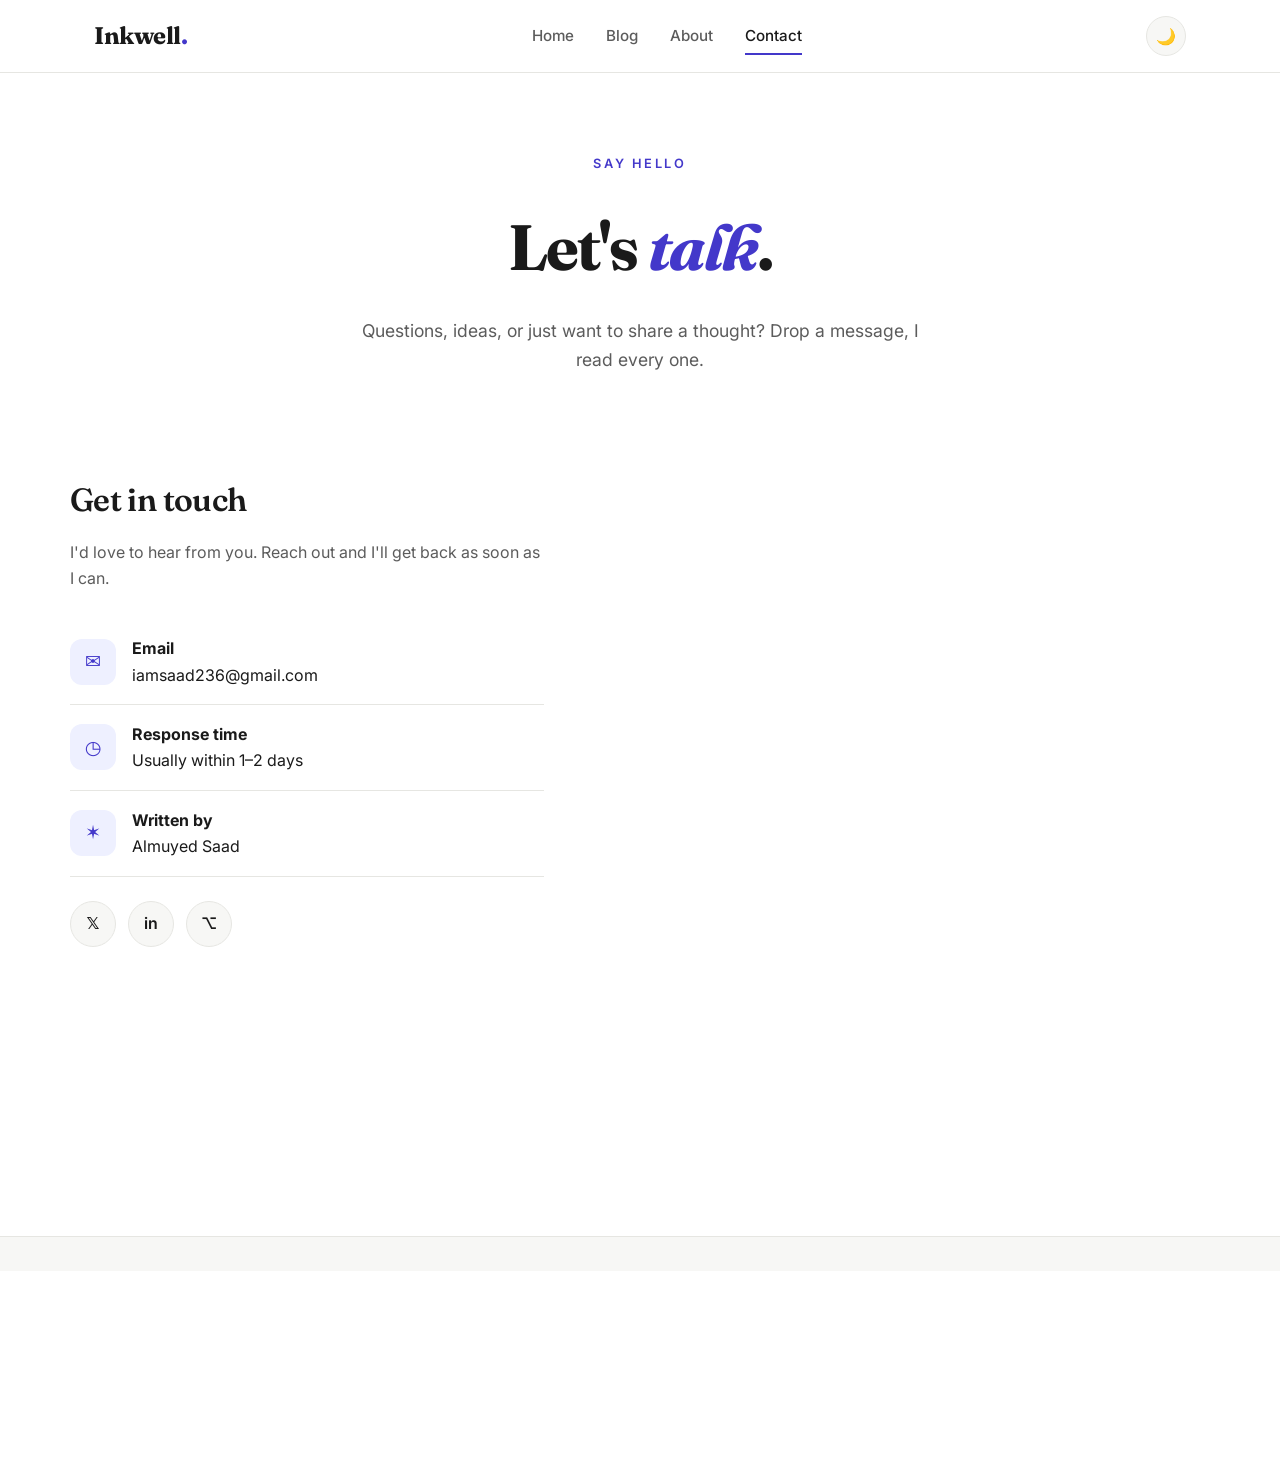
<file: contact.html>
<!DOCTYPE html>
<html lang="en" data-theme="light">
<head>
  <meta charset="UTF-8" />
  <meta name="viewport" content="width=device-width, initial-scale=1.0" />
  <title>Contact — Inkwell</title>
    <!-- Favicon: lettermark "I" -->
  <link rel="icon" href="data:image/svg+xml,<svg xmlns='http://www.w3.org/2000/svg' viewBox='0 0 32 32'><rect width='32' height='32' rx='8' fill='%234338ca'/><text x='16' y='23' font-family='Georgia,serif' font-size='20' font-weight='700' fill='white' text-anchor='middle'>I</text></svg>" />

  <!-- Open Graph / social preview -->
  <meta property="og:type" content="website" />
  <meta property="og:site_name" content="Inkwell" />
  <meta property="og:title" content="Contact — Inkwell" />
  <meta property="og:description" content="Get in touch with Inkwell." />
  <meta property="og:image" content="https://picsum.photos/seed/inkwell-og/1200/630" />
  <meta name="twitter:card" content="summary_large_image" />
  <meta name="twitter:title" content="Contact — Inkwell" />
  <meta name="twitter:description" content="Get in touch with Inkwell." />

  <meta name="description" content="Get in touch with Inkwell." />

 <link rel="preconnect" href="https://fonts.googleapis.com" />
<link rel="preconnect" href="https://fonts.gstatic.com" crossorigin />
<link href="https://fonts.googleapis.com/css2?family=Fraunces:opsz,wght@9..144,400;9..144,600;9..144,700&family=Inter:wght@400;500;600&display=swap" rel="stylesheet" />
  <link rel="stylesheet" href="css/style.css" />
</head>
<body>
  <header class="nav" id="nav">
    <div class="container nav__inner">
      <a href="index.html" class="nav__logo">Inkwell<span>.</span></a>
      <nav class="nav__links" id="navLinks">
        <a href="index.html">Home</a>
        <a href="blog.html">Blog</a>
        <a href="about.html">About</a>
        <a href="contact.html" class="active">Contact</a>
      </nav>
      <div class="nav__actions">
        <button class="theme-toggle" id="themeToggle" aria-label="Toggle theme"><span class="theme-toggle__icon">🌙</span></button>
        <button class="nav__burger" id="navBurger" aria-label="Menu"><span></span><span></span><span></span></button>
      </div>
    </div>
  </header>

  <section class="page-head">
    <div class="container">
      <p class="hero__eyebrow reveal">Say Hello</p>
      <h1 class="page-head__title reveal">Let's <em>talk</em>.</h1>
      <p class="page-head__sub reveal">Questions, ideas, or just want to share a thought? Drop a message, I read every one.</p>
    </div>
  </section>

  <section class="section container contact">
    <!-- INFO -->
    <aside class="contact__info reveal">
      <h2 class="section__title">Get in touch</h2>
      <p class="contact__lead">I'd love to hear from you. Reach out and I'll get back as soon as I can.</p>

      <a href="mailto:iamsaad236@gmail.com" class="contact__item">
        <span class="contact__icon">✉</span>
        <span><strong>Email</strong><br />iamsaad236@gmail.com</span>
      </a>
      <div class="contact__item">
        <span class="contact__icon">◷</span>
        <span><strong>Response time</strong><br />Usually within 1–2 days</span>
      </div>
      <div class="contact__item">
        <span class="contact__icon">✶</span>
        <span><strong>Written by</strong><br />Almuyed Saad</span>
      </div>

      <div class="contact__social">
        <a href="#" class="social-btn" aria-label="Twitter">𝕏</a>
        <a href="#" class="social-btn" aria-label="LinkedIn">in</a>
        <a href="#" class="social-btn" aria-label="GitHub">⌥</a>
      </div>
    </aside>

    <!-- FORM -->
    <form class="contact__form reveal" id="contactForm" novalidate>
      <div class="field">
        <label for="name">Name</label>
        <input type="text" id="name" name="name" placeholder="Your name" />
        <span class="field__error" data-for="name"></span>
      </div>
      <div class="field">
        <label for="email">Email</label>
        <input type="email" id="email" name="email" placeholder="you@example.com" />
        <span class="field__error" data-for="email"></span>
      </div>
      <div class="field">
        <label for="subject">Subject</label>
        <input type="text" id="subject" name="subject" placeholder="What's this about?" />
        <span class="field__error" data-for="subject"></span>
      </div>
      <div class="field">
        <label for="message">Message</label>
        <textarea id="message" name="message" rows="6" placeholder="Write your message..."></textarea>
        <span class="field__error" data-for="message"></span>
      </div>
      <button type="submit" class="btn btn--primary">Send message</button>
      <p class="form__success" id="formSuccess" hidden>✓ Thanks, Almuyed will get back to you soon!</p>
    </form>
  </section>

  <footer class="footer">
    <div class="container footer__inner">
      <div><a href="index.html" class="nav__logo">Inkwell<span>.</span></a><p class="footer__tag">Words worth reading, slowly.</p></div>
      <nav class="footer__links">
        <a href="index.html">Home</a><a href="blog.html">Blog</a><a href="about.html">About</a><a href="contact.html">Contact</a>
      </nav>
    </div>
    <div class="container footer__bottom"><p>© 2026 Inkwell. Crafted with care by Almuyed Saad.</p></div>
  </footer>

  <button class="to-top" id="toTop" aria-label="Back to top">↑</button>
  <script src="js/data.js"></script>
  <script src="js/main.js"></script>
  <script src="js/contact.js"></script>
</body>
</html>
</file>
<file: css/style.css>
/* ===== TOKENS ===== */
:root {
  --bg: #ffffff;
  --surface: #f7f7f5;
  --text: #1a1a1a;
  --text-soft: #5c5c5c;
  --border: #e6e6e2;
  --accent: #4338ca;
  --accent-soft: #eef0ff;
  --shadow: 0 10px 40px rgba(0,0,0,.08);
  --radius: 16px;
  --maxw: 1140px;
  --serif: "Fraunces", Georgia, serif;
  --sans: "Inter", system-ui, sans-serif;
  --ease: cubic-bezier(.4,0,.2,1);
}
[data-theme="dark"] {
  --bg: #15161a;
  --surface: #1d1f25;
  --text: #ececec;
  --text-soft: #a0a0a8;
  --border: #2a2c33;
  --accent: #8b8cff;
  --accent-soft: #23243a;
  --shadow: 0 10px 40px rgba(0,0,0,.4);
}

/* ===== BASE ===== */
* { margin: 0; padding: 0; box-sizing: border-box; }
html { scroll-behavior: smooth; }
body {
  font-family: var(--sans);
  background: var(--bg);
  color: var(--text);
  line-height: 1.65;
  transition: background .4s var(--ease), color .4s var(--ease);
}
.container { width: 100%; max-width: var(--maxw); margin: 0 auto; padding: 0 24px; }
a { color: inherit; text-decoration: none; }
img { max-width: 100%; display: block; }
em { font-style: italic; color: var(--accent); }

/* ===== NAV ===== */
.nav {
  position: sticky; top: 0; z-index: 100;
  background: color-mix(in srgb, var(--bg) 80%, transparent);
  backdrop-filter: blur(12px);
  border-bottom: 1px solid var(--border);
  transition: box-shadow .3s var(--ease);
}
.nav.scrolled { box-shadow: var(--shadow); }
.nav__inner { display: flex; align-items: center; justify-content: space-between; height: 72px; }
.nav__logo { font-family: var(--serif); font-size: 1.5rem; font-weight: 700; letter-spacing: -.02em; }
.nav__logo span { color: var(--accent); }
.nav__links { display: flex; gap: 32px; }
.nav__links a { position: relative; font-weight: 500; font-size: .95rem; color: var(--text-soft); transition: color .25s; }
.nav__links a:hover, .nav__links a.active { color: var(--text); }
.nav__links a::after {
  content: ""; position: absolute; left: 0; bottom: -6px; height: 2px; width: 0;
  background: var(--accent); transition: width .3s var(--ease);
}
.nav__links a:hover::after, .nav__links a.active::after { width: 100%; }
.nav__actions { display: flex; align-items: center; gap: 12px; }
.theme-toggle {
  background: var(--surface); border: 1px solid var(--border); border-radius: 50%;
  width: 40px; height: 40px; cursor: pointer; font-size: 1rem; transition: transform .3s var(--ease);
}
.theme-toggle:hover { transform: rotate(20deg) scale(1.1); }
.nav__burger { display: none; flex-direction: column; gap: 5px; background: none; border: none; cursor: pointer; }
.nav__burger span { width: 24px; height: 2px; background: var(--text); transition: .3s var(--ease); }

/* ===== BUTTONS ===== */
.btn {
  display: inline-block; padding: 13px 26px; border-radius: 999px; font-weight: 600;
  font-size: .95rem; cursor: pointer; transition: transform .25s var(--ease), box-shadow .25s; border: none;
}
.btn--primary { background: var(--accent); color: #fff; }
.btn--primary:hover { transform: translateY(-2px); box-shadow: 0 8px 24px color-mix(in srgb, var(--accent) 40%, transparent); }
.btn--ghost { background: transparent; color: var(--text); border: 1px solid var(--border); }
.btn--ghost:hover { border-color: var(--accent); color: var(--accent); transform: translateY(-2px); }

/* ===== HERO ===== */
.hero { padding: 100px 0 80px; text-align: center; position: relative; overflow: hidden; }
.hero::before {
  content: ""; position: absolute; top: -20%; left: 50%; transform: translateX(-50%);
  width: 700px; height: 500px; pointer-events: none; z-index: -1;
  background: radial-gradient(ellipse at center, color-mix(in srgb, var(--accent) 14%, transparent), transparent 70%);
  filter: blur(10px);
}
.hero__eyebrow { text-transform: uppercase; letter-spacing: .2em; font-size: .8rem; color: var(--accent); font-weight: 600; margin-bottom: 20px; }
.hero__title { font-family: var(--serif); font-size: clamp(2.8rem, 7vw, 5rem); font-weight: 700; line-height: 1.05; letter-spacing: -.03em; margin-bottom: 24px; }
.hero__sub { max-width: 580px; margin: 0 auto 36px; font-size: 1.15rem; color: var(--text-soft); }
.hero__cta { display: flex; gap: 16px; justify-content: center; }

/* ===== SECTION ===== */
.section { padding: 60px 0; }
.section__head { display: flex; align-items: baseline; justify-content: space-between; margin-bottom: 36px; }
.section__title { font-family: var(--serif); font-size: 2rem; font-weight: 600; letter-spacing: -.02em; }
.section__link { color: var(--accent); font-weight: 600; font-size: .95rem; transition: all .3s var(--ease); }
.section__link:hover { transform: translateX(4px); }

/* ===== FEATURED ===== */
.featured { display: grid; grid-template-columns: 1.2fr 1fr; gap: 0; background: var(--surface); border: 1px solid var(--border); border-radius: var(--radius); overflow: hidden; transition: transform .4s var(--ease), box-shadow .4s; }
.featured:hover { transform: translateY(-4px); box-shadow: var(--shadow); }
.featured__img { height: 100%; min-height: 320px; overflow: hidden; }
.featured__img img { height: 100%; width: 100%; object-fit: cover; transition: transform .6s var(--ease); }
.featured:hover .featured__img img { transform: scale(1.05); }
.featured__body { padding: 40px; display: flex; flex-direction: column; justify-content: center; }
.tag { display: inline-block; font-size: .75rem; font-weight: 600; text-transform: uppercase; letter-spacing: .08em; color: var(--accent); background: var(--accent-soft); padding: 5px 12px; border-radius: 999px; margin-bottom: 16px; align-self: flex-start; transition: all 0.3s cubic-bezier(0.34, 1.56, 0.64, 1); }
.card:hover .tag, .featured:hover .tag { background: var(--accent); color: #fff; transform: translateY(-2px); }
.featured__title { font-family: var(--serif); font-size: 1.9rem; line-height: 1.2; margin-bottom: 14px; letter-spacing: -.02em; }
.featured__excerpt { color: var(--text-soft); margin-bottom: 20px; }
.meta { font-size: .85rem; color: var(--text-soft); }

/* ===== GRID / CARDS ===== */
.grid { display: grid; grid-template-columns: repeat(3, 1fr); gap: 28px; }
.card { background: var(--surface); border: 1px solid var(--border); border-radius: var(--radius); overflow: hidden; transition: transform 0.4s cubic-bezier(0.34, 1.56, 0.64, 1), box-shadow 0.4s ease; }
.card:hover { transform: translateY(-8px) scale(1.01); box-shadow: 0 20px 60px rgba(0,0,0,0.12); }
[data-theme="dark"] .card:hover { box-shadow: 0 20px 60px rgba(0,0,0,0.5); }
.card__img { height: 200px; overflow: hidden; position: relative; background-color: var(--surface); }
.card__img img { height: 100%; width: 100%; object-fit: cover; transition: transform .6s var(--ease); }
.card:hover .card__img img { transform: scale(1.08); }
.card__body { padding: 24px; }
.card__title { font-family: var(--serif); font-size: 1.3rem; line-height: 1.25; margin: 12px 0 10px; letter-spacing: -.01em; }
.card__excerpt { color: var(--text-soft); font-size: .95rem; margin-bottom: 16px; }

/* ===== NEWSLETTER ===== */
.newsletter { background: var(--accent); color: #fff; margin-top: 40px; padding: 70px 0; text-align: center; }
.newsletter h2 { font-family: var(--serif); font-size: 2.2rem; margin-bottom: 12px; }
.newsletter p { opacity: .9; margin-bottom: 28px; }
.newsletter__form { display: flex; gap: 12px; max-width: 460px; margin: 0 auto; }
.newsletter__form input { flex: 1; padding: 14px 18px; border-radius: 999px; border: none; font-size: 1rem; font-family: var(--sans); transition: transform 0.25s ease, box-shadow 0.25s ease, border-color 0.25s ease; }
.newsletter__form input:focus { transform: translateY(-2px); box-shadow: 0 8px 24px rgba(67, 56, 202, 0.2); }
.newsletter .btn--primary { background: #fff; color: var(--accent); }
.newsletter__note { margin-top: 16px; min-height: 20px; font-weight: 600; }

/* ===== FOOTER ===== */
.footer { background: var(--surface); border-top: 1px solid var(--border); padding-top: 50px; margin-top: 0; }
.footer__inner { display: flex; justify-content: space-between; gap: 30px; flex-wrap: wrap; padding-bottom: 30px; }
.footer__tag { color: var(--text-soft); margin-top: 8px; }
.footer__links { display: flex; gap: 24px; }
.footer__links a { color: var(--text-soft); transition: all 0.3s cubic-bezier(0.34, 1.56, 0.64, 1); }
.footer__links a:hover { transform: translateY(-2px) scale(1.04); color: var(--accent); }
.footer__bottom { border-top: 1px solid var(--border); padding: 24px; text-align: center; color: var(--text-soft); font-size: .9rem; }

/* ===== TO TOP ===== */
.to-top { position: fixed; bottom: 28px; right: 28px; width: 48px; height: 48px; border-radius: 50%; background: var(--accent); color: #fff; border: none; font-size: 1.2rem; cursor: pointer; opacity: 0; pointer-events: none; transform: translateY(10px); transition: opacity 0.4s cubic-bezier(0.34, 1.56, 0.64, 1), transform 0.4s cubic-bezier(0.34, 1.56, 0.64, 1), background 0.3s ease; z-index: 90; }
.to-top:hover { background: color-mix(in srgb, var(--accent) 80%, #000); transform: scale(1.08); }
.to-top:active { transform: scale(0.92); }
.to-top.show { opacity: 1; pointer-events: auto; transform: translateY(0) scale(1); }

/* ===== REVEAL ANIM ===== */
.reveal { opacity: 0; transform: translateY(24px); transition: opacity .7s var(--ease), transform .7s var(--ease); transition-delay: calc(var(--reveal-i, 0) * 90ms); }
.reveal.in { opacity: 1; transform: none; }

/* ===== RESPONSIVE ===== */
@media (max-width: 900px) { .grid { grid-template-columns: repeat(2,1fr); } .featured { grid-template-columns: 1fr; } .featured__img { min-height: 240px; } }
@media (max-width: 680px) {
  .nav__links { position: fixed; inset: 72px 0 auto 0; flex-direction: column; background: color-mix(in srgb, var(--bg) 92%, transparent); backdrop-filter: blur(16px); padding: 24px; gap: 18px; border-bottom: 1px solid var(--border); transform: translateY(-120%); opacity: 0; pointer-events: none; transition: transform 0.4s cubic-bezier(0.34, 1.56, 0.64, 1), opacity 0.3s ease; }
  .nav__links.open { transform: translateY(0); opacity: 1; pointer-events: auto; }
  .nav__links a { font-size: 1.2rem; padding: 12px 0; border-bottom: 1px solid var(--border); }
  .nav__links a:last-child { border-bottom: none; }
  .nav__burger { display: flex; }
  .grid { grid-template-columns: 1fr; }
  .hero__cta { flex-direction: column; align-items: center; }
  .newsletter__form { flex-direction: column; }
  .btn, .chip, .social-btn, .theme-toggle, .nav__burger, .to-top { min-height: 44px; min-width: 44px; }
  .nav__burger span { min-height: 3px; }
  .chip { padding: 10px 20px; }
}

/* ===== PAGE HEAD ===== */
.page-head { padding: 80px 0 40px; text-align: center; }
.page-head__title { font-family: var(--serif); font-size: clamp(2.4rem, 6vw, 4rem); font-weight: 700; letter-spacing: -.03em; margin-bottom: 16px; }
.page-head__sub { max-width: 560px; margin: 0 auto; color: var(--text-soft); font-size: 1.1rem; }

/* ===== CONTROLS ===== */
.controls { display: flex; align-items: center; justify-content: space-between; gap: 20px; flex-wrap: wrap; padding: 16px 0; border-bottom: 1px solid var(--border); }
.search { position: relative; flex: 1; min-width: 240px; max-width: 360px; }
.search__icon { position: absolute; left: 16px; top: 50%; transform: translateY(-50%); color: var(--text-soft); font-size: 1.2rem; transition: transform 0.3s ease, color 0.3s ease; }
.search input { width: 100%; padding: 13px 18px 13px 42px; border-radius: 999px; border: 1px solid var(--border); background: var(--surface); color: var(--text); font-family: var(--sans); font-size: .95rem; transition: transform 0.25s ease, box-shadow 0.25s ease, border-color 0.25s ease; }
.search input:focus { outline: none; border-color: var(--accent); box-shadow: 0 0 0 3px var(--accent-soft); transform: translateY(-2px); }
.search input:focus + .search__icon, .search input:focus ~ .search__icon { transform: translateY(-50%) scale(1.1); color: var(--accent); }
.filters { display: flex; gap: 10px; flex-wrap: wrap; }
.chip { padding: 8px 18px; border-radius: 999px; border: 1px solid var(--border); background: transparent; color: var(--text-soft); font-family: var(--sans); font-weight: 500; font-size: .9rem; cursor: pointer; transition: all .25s var(--ease); }
.chip:hover { border-color: var(--accent); color: var(--accent); }
.chip:active { transform: scale(0.92); }
.chip.active { background: var(--accent); color: #fff; border-color: var(--accent); transform: scale(1.02); }
.chip.active:hover { transform: scale(1.05); }

/* ===== RESULTS ===== */
.results-count { color: var(--text-soft); font-size: .9rem; margin-bottom: 24px; transition: opacity 0.3s ease, transform 0.3s ease; }
.results-count:not(:empty) { animation: fadeSlideIn 0.4s cubic-bezier(0.34, 1.56, 0.64, 1) forwards; }
@keyframes fadeSlideIn { from { opacity: 0; transform: translateY(-8px); } to { opacity: 1; transform: translateY(0); } }
.empty { text-align: center; padding: 80px 20px; }
.empty__emoji { font-size: 4rem; display: block; margin-bottom: 16px; animation: float 3s ease-in-out infinite; }
@keyframes float { 0%, 100% { transform: translateY(0); } 50% { transform: translateY(-12px); } }
.empty h3 { font-family: var(--serif); font-size: 1.6rem; margin-bottom: 8px; }
.empty p { color: var(--text-soft); margin-bottom: 24px; font-size: 1.05rem; }
.empty .btn { margin-top: 8px; }

/* ===== READING PROGRESS ===== */
.progress { position: fixed; top: 0; left: 0; height: 3px; width: 0; background: var(--accent); z-index: 200; transition: width .1s linear; }

/* ============================================
   ARTICLE / POST PAGE — FIXED & PREMIUM
   ============================================ */
.article__hero { padding: 40px 0 0; text-align: center; }
.article__back { display: inline-block; color: var(--text-soft); font-weight: 500; font-size: .9rem; margin-bottom: 16px; transition: all .3s ease; }
.article__back:hover { color: var(--accent); transform: translateX(-4px); }
.article__title { font-family: var(--serif); font-size: clamp(2.2rem, 5vw, 3.2rem); font-weight: 700; line-height: 1.15; letter-spacing: -.02em; max-width: 700px; margin: 8px auto 16px; color: var(--text); text-align: center; }
.article__meta { display: flex; align-items: center; justify-content: center; gap: 10px; color: var(--text-soft); font-size: .95rem; margin-bottom: 30px; flex-wrap: wrap; }
.article__avatar { width: 40px; height: 40px; border-radius: 50%; background: var(--accent); color: #fff; display: grid; place-items: center; font-weight: 600; font-family: var(--serif); flex-shrink: 0; }
.article__cover { max-width: 650px; margin: 0 auto 30px; border-radius: var(--radius); overflow: hidden; box-shadow: var(--shadow); }
.article__cover img { width: 100%; height: auto; max-height: 350px; object-fit: cover; display: block; }
.article__body { max-width: 650px; margin: 0 auto; padding: 0 20px 40px; font-size: 1.1rem; line-height: 1.9; color: var(--text); }
.article__body p { margin-bottom: 24px; color: var(--text); }
.article__body h2 { font-family: var(--serif); font-size: 1.7rem; font-weight: 700; margin: 40px 0 14px; letter-spacing: -.01em; line-height: 1.2; }
.article__body a { color: var(--accent); text-decoration: underline; text-underline-offset: 3px; }
.article__body blockquote { margin: 32px 0; padding: 20px 28px; border-left: 4px solid var(--accent); background: var(--accent-soft); border-radius: 0 12px 12px 0; font-family: var(--serif); font-size: 1.2rem; font-style: italic; line-height: 1.6; color: var(--text); }
.article__body ul, .article__body ol { margin: 0 0 24px 1.5em; }
.article__body li { margin-bottom: 8px; line-height: 1.7; }
.article__body code { font-family: ui-monospace, monospace; font-size: .9em; background: var(--surface); border: 1px solid var(--border); padding: 2px 8px; border-radius: 6px; }
.article__body strong { color: var(--text); font-weight: 600; }

/* ===== SHARE ===== */
.share { max-width: 650px; margin: 0 auto; padding: 28px 20px; border-top: 1px solid var(--border); display: flex; align-items: center; gap: 14px; flex-wrap: wrap; }
.share span { font-weight: 600; }
.share__btn { padding: 9px 18px; border-radius: 999px; border: 1px solid var(--border); background: var(--surface); color: var(--text); font-family: var(--sans); font-weight: 500; font-size: .85rem; cursor: pointer; transition: all .3s cubic-bezier(0.34, 1.56, 0.64, 1); }
.share__btn:hover { transform: translateY(-3px) scale(1.03); border-color: var(--accent); color: var(--accent); background: var(--accent-soft); }
.share__btn:active { transform: scale(0.94); }

/* ===== ABOUT: MISSION ===== */
.about-hero { padding-bottom: 20px; }
.mission { display: grid; grid-template-columns: 1.4fr 1fr; gap: 60px; align-items: center; }
.mission__text p { color: var(--text-soft); margin-top: 16px; font-size: 1.05rem; }
.mission__stats { display: grid; grid-template-columns: repeat(3,1fr); gap: 16px; }
.stat { background: var(--surface); border: 1px solid var(--border); border-radius: var(--radius); padding: 26px 14px; text-align: center; transition: transform 0.4s cubic-bezier(0.34, 1.56, 0.64, 1), box-shadow 0.4s ease; }
.stat:hover { transform: translateY(-8px) scale(1.02); box-shadow: 0 12px 40px rgba(67, 56, 202, 0.15); }
[data-theme="dark"] .stat:hover { box-shadow: 0 12px 40px rgba(67, 56, 202, 0.3); }
.stat__num { display: block; font-family: var(--serif); font-size: 2.4rem; font-weight: 700; color: var(--accent); line-height: 1; }
.stat__label { font-size: .82rem; color: var(--text-soft); margin-top: 8px; display: block; }

/* ===== ABOUT: TEAM ===== */
.team { display: grid; grid-template-columns: repeat(4,1fr); gap: 24px; }
.team__card { background: var(--surface); border: 1px solid var(--border); border-radius: var(--radius); padding: 30px 24px; text-align: center; transition: transform 0.4s cubic-bezier(0.34, 1.56, 0.64, 1), box-shadow 0.4s ease, border-color 0.4s ease; }
.team__card:hover { transform: translateY(-10px) scale(1.02); border-color: var(--accent); box-shadow: 0 16px 48px rgba(67, 56, 202, 0.1); }
[data-theme="dark"] .team__card:hover { box-shadow: 0 16px 48px rgba(67, 56, 202, 0.2); }
.team__avatar { width: 76px; height: 76px; border-radius: 50%; margin: 0 auto 16px; display: grid; place-items: center; font-family: var(--serif); font-weight: 700; font-size: 1.6rem; color: #fff; background: linear-gradient(135deg, var(--c1), var(--c2)); box-shadow: 0 8px 22px color-mix(in srgb, var(--c1) 45%, transparent); transition: transform .4s var(--ease); }
.team__card:hover .team__avatar { transform: scale(1.08) rotate(-4deg); }
.team__name { font-family: var(--serif); font-size: 1.25rem; margin-bottom: 4px; }
.team__role { color: var(--accent); font-weight: 600; font-size: .85rem; margin-bottom: 12px; }
.team__bio { color: var(--text-soft); font-size: .92rem; }

/* ===== ABOUT: VALUES ===== */
.values { display: grid; grid-template-columns: repeat(3,1fr); gap: 24px; }
.value { padding: 30px; border-radius: var(--radius); border: 1px solid var(--border); background: var(--surface); transition: transform 0.4s cubic-bezier(0.34, 1.56, 0.64, 1), border-color 0.4s ease, box-shadow 0.4s ease; }
.value:hover { transform: translateY(-6px) scale(1.01); border-color: var(--accent); box-shadow: 0 12px 40px rgba(67, 56, 202, 0.08); }
.value__icon { display: inline-grid; place-items: center; width: 52px; height: 52px; border-radius: 14px; background: var(--accent-soft); color: var(--accent); font-size: 1.5rem; margin-bottom: 16px; transition: transform 0.4s cubic-bezier(0.34, 1.56, 0.64, 1), background 0.3s ease; }
.value:hover .value__icon { transform: scale(1.1) rotate(-4deg); background: var(--accent); color: #fff; }
.value h3 { font-family: var(--serif); font-size: 1.3rem; margin-bottom: 8px; }
.value p { color: var(--text-soft); font-size: .95rem; }

/* ===== CONTACT ===== */
.contact { display: grid; grid-template-columns: 1fr 1.3fr; gap: 50px; align-items: start; }
.contact__lead { color: var(--text-soft); margin: 12px 0 28px; }
.contact__item { display: flex; align-items: center; gap: 16px; padding: 16px 0; border-bottom: 1px solid var(--border); color: var(--text); transition: all 0.3s cubic-bezier(0.34, 1.56, 0.64, 1); }
.contact__item:hover { transform: translateX(8px) scale(1.01); }
.contact__item .contact__icon { transition: transform 0.3s ease, background 0.3s ease; }
.contact__item:hover .contact__icon { transform: scale(1.1) rotate(-4deg); background: var(--accent); color: #fff; }
a.contact__item:hover { color: var(--accent); }
.contact__icon { display: grid; place-items: center; min-width: 46px; height: 46px; border-radius: 12px; background: var(--accent-soft); color: var(--accent); font-size: 1.2rem; }
.contact__social { display: flex; gap: 12px; margin-top: 24px; }
.social-btn { display: grid; place-items: center; width: 46px; height: 46px; border-radius: 50%; background: var(--surface); border: 1px solid var(--border); color: var(--text); font-weight: 600; transition: all .3s cubic-bezier(0.34, 1.56, 0.64, 1); }
.social-btn:hover { transform: translateY(-6px) rotate(8deg) scale(1.05); background: var(--accent); color: #fff; border-color: var(--accent); }
.social-btn:active { transform: scale(0.92) rotate(0deg); }

/* ===== CONTACT FORM ===== */
.contact__form { background: var(--surface); border: 1px solid var(--border); border-radius: var(--radius); padding: 36px; }
.field { margin-bottom: 20px; }
.field label { display: block; font-weight: 600; font-size: .9rem; margin-bottom: 8px; }
.field input, .field textarea { width: 100%; padding: 13px 16px; border-radius: 12px; border: 1px solid var(--border); background: var(--bg); color: var(--text); font-family: var(--sans); font-size: .95rem; transition: transform 0.25s ease, box-shadow 0.25s ease, border-color 0.25s ease; resize: vertical; }
.field input:focus, .field textarea:focus { outline: none; border-color: var(--accent); box-shadow: 0 0 0 3px var(--accent-soft); transform: translateY(-2px); }
.field.invalid input, .field.invalid textarea { border-color: #e5484d; box-shadow: 0 0 0 3px color-mix(in srgb, #e5484d 15%, transparent); }
.field__error { display: block; color: #e5484d; font-size: .82rem; margin-top: 6px; min-height: 16px; }
.form__success { margin-top: 18px; color: #16a34a; font-weight: 600; }

/* ===== RESPONSIVE (about + contact) ===== */
@media (max-width: 900px) { .mission { grid-template-columns: 1fr; gap: 32px; } .team { grid-template-columns: repeat(2,1fr); } .values { grid-template-columns: 1fr; } .contact { grid-template-columns: 1fr; gap: 32px; } }
@media (max-width: 680px) { .team { grid-template-columns: 1fr; } .mission__stats { grid-template-columns: repeat(3,1fr); } }

/* ===== FOCUS STATES (keyboard users only) ===== */
a:focus-visible, button:focus-visible, input:focus-visible, textarea:focus-visible, .card:focus-visible {
  outline: 2px solid var(--accent);
  outline-offset: 3px;
  border-radius: 6px;
}
.card a:focus-visible { outline: none; }
.card:focus-within { box-shadow: 0 0 0 2px var(--accent); }
:focus-visible { outline: 2px solid var(--accent); outline-offset: 2px; }

/* ===== REDUCED MOTION ===== */
@media (prefers-reduced-motion: reduce) {
  *, *::before, *::after { animation-duration: .001ms !important; animation-iteration-count: 1 !important; transition-duration: .001ms !important; scroll-behavior: auto !important; }
  .reveal { opacity: 1 !important; transform: none !important; }
  main, .hero, .section, .page-head, .contact, .mission, .team, .values { animation: none !important; }
  .nav__links { transition: none !important; }
  .page-transition-overlay { display: none !important; }
  .page-content { animation: none !important; opacity: 1 !important; transform: none !important; }
  html { scroll-behavior: auto !important; }
  .hero::before { display: none !important; }
  .card, .featured, .btn, .theme-toggle, .social-btn, .team__card, .value, .stat { will-change: auto !important; }
}

/* ===== BUTTON PRESS FEEDBACK ===== */
.btn:active { transform: scale(0.96) !important; transition-duration: 0.08s !important; }

/* ===== THEME TOGGLE ===== */
.theme-toggle { transition: transform 0.4s cubic-bezier(0.34, 1.56, 0.64, 1), background 0.3s ease, border-color 0.3s ease; }
.theme-toggle:active { transform: scale(0.88) rotate(30deg); }
.theme-toggle:hover { background: var(--accent-soft); border-color: var(--accent); }

/* ===== NAV LINK UNDERLINE ===== */
.nav__links a::after { transition: width 0.35s cubic-bezier(0.34, 1.56, 0.64, 1); }

/* ===== NAV LOGO ===== */
.nav__logo { transition: transform 0.3s cubic-bezier(0.34, 1.56, 0.64, 1); }
.nav__logo:hover { transform: scale(1.04); }
.nav__logo span { transition: transform 0.3s ease; display: inline-block; }
.nav__logo:hover span { transform: rotate(8deg) scale(1.1); }

/* ===== BURGER MENU ===== */
.nav__burger span { transition: all 0.3s cubic-bezier(0.34, 1.56, 0.64, 1); }
.nav__burger:hover span { background: var(--accent); }
.nav__burger:active span { transform: scaleX(0.8); }
.nav__burger.open span:nth-child(1) { transform: rotate(45deg) translate(5px, 5px); }
.nav__burger.open span:nth-child(2) { opacity: 0; transform: scaleX(0); }
.nav__burger.open span:nth-child(3) { transform: rotate(-45deg) translate(5px, -5px); }

/* ============================================
   PAGE TRANSITIONS
   ============================================ */
.page-transition-overlay {
  position: fixed;
  top: 0;
  left: 0;
  width: 100%;
  height: 100%;
  background: var(--bg);
  z-index: 9999;
  pointer-events: none;
  opacity: 0;
  transition: opacity 0.3s ease;
}
.page-transition-overlay.active { opacity: 1; }
.page-content { animation: pageFadeIn 0.5s cubic-bezier(0.34, 1.56, 0.64, 1) forwards; }
@keyframes pageFadeIn { from { opacity: 0; transform: translateY(12px); } to { opacity: 1; transform: translateY(0); } }

/* ============================================
   TOAST
   ============================================ */
.toast {
  box-shadow: 0 12px 48px rgba(67, 56, 202, 0.3) !important;
  backdrop-filter: blur(8px);
  -webkit-backdrop-filter: blur(8px);
  border: 1px solid rgba(255,255,255,0.1);
}
[data-theme="dark"] .toast {
  box-shadow: 0 12px 48px rgba(0,0,0,0.6) !important;
  border-color: rgba(255,255,255,0.05);
}

/* ============================================
   404 PAGE
   ============================================ */
.error-page { padding: 80px 0 60px; min-height: 60vh; display: flex; align-items: center; }
.error-page__inner { width: 100%; }
.error-page__content { text-align: center; margin-bottom: 60px; }
.error-page__code { display: inline-block; font-family: var(--serif); font-size: 8rem; font-weight: 700; line-height: 1; background: linear-gradient(135deg, var(--accent), color-mix(in srgb, var(--accent) 60%, #f59e0b)); -webkit-background-clip: text; -webkit-text-fill-color: transparent; background-clip: text; margin-bottom: 8px; }
.error-page__title { font-family: var(--serif); font-size: clamp(2rem, 5vw, 3rem); font-weight: 700; letter-spacing: -.03em; margin-bottom: 16px; }
.error-page__title em { font-style: italic; color: var(--accent); }
.error-page__desc { max-width: 500px; margin: 0 auto 32px; color: var(--text-soft); font-size: 1.1rem; line-height: 1.7; }
.error-page__actions { display: flex; gap: 16px; justify-content: center; flex-wrap: wrap; }
.error-page__suggest-label { text-align: center; font-weight: 600; color: var(--text-soft); margin-bottom: 24px; font-size: 0.95rem; }
.error-page__suggestions .grid { grid-template-columns: repeat(3, 1fr); }
@media (max-width: 680px) { .error-page__code { font-size: 5rem; } .error-page__title { font-size: 1.8rem; } .error-page__desc { font-size: 1rem; padding: 0 16px; } .error-page__suggestions .grid { grid-template-columns: 1fr; gap: 16px; } .error-page { padding: 40px 0 40px; } }
@media (max-width: 480px) { .error-page__actions { flex-direction: column; align-items: center; } .error-page__actions .btn { width: 100%; max-width: 280px; text-align: center; } }

/* ============================================
   LOADING STATE
   ============================================ */
.loading { display: flex; align-items: center; justify-content: center; padding: 60px 20px; gap: 12px; color: var(--text-soft); }
.loading__spinner { width: 28px; height: 28px; border-radius: 50%; border: 3px solid var(--border); border-top-color: var(--accent); animation: spin 0.8s linear infinite; }
@keyframes spin { to { transform: rotate(360deg); } }

/* ============================================
   SELECTION COLOR
   ============================================ */
::selection { background: var(--accent); color: #fff; }
::-moz-selection { background: var(--accent); color: #fff; }

/* ============================================
   SCROLLBAR STYLING
   ============================================ */
::-webkit-scrollbar { width: 8px; height: 8px; }
::-webkit-scrollbar-track { background: var(--surface); }
::-webkit-scrollbar-thumb { background: var(--accent); border-radius: 999px; }
::-webkit-scrollbar-thumb:hover { background: color-mix(in srgb, var(--accent) 80%, #000); }

/* ============================================
   SKIP LINK (accessibility)
   ============================================ */
.skip-link { position: absolute; top: -9999px; left: 50%; transform: translateX(-50%); background: var(--accent); color: #fff; padding: 12px 24px; border-radius: 0 0 12px 12px; z-index: 10000; font-weight: 600; }
.skip-link:focus { top: 0; }

/* ============================================
   POST NOT FOUND
   ============================================ */
#notFound:not([hidden]) { display: flex !important; flex-direction: column; align-items: center; justify-content: center; padding: 80px 20px; min-height: 50vh; text-align: center; }
#notFound .empty__emoji { font-size: 4rem; }
#notFound h3 { font-family: var(--serif); font-size: 1.8rem; margin-bottom: 8px; }
#notFound p { color: var(--text-soft); margin-bottom: 24px; font-size: 1.05rem; }

/* ============================================
   PRINT STYLES
   ============================================ */
@media print {
  .nav, .footer, .to-top, .progress, .share, .theme-toggle, .nav__burger,
  .newsletter, .article__back, .related, #relatedSection {
    display: none !important;
  }
  body { background: #fff !important; color: #000 !important; font-size: 12pt !important; line-height: 1.6 !important; }
  .article__body { max-width: 100% !important; padding: 0 !important; font-size: 11pt !important; line-height: 1.6 !important; }
  .article__title { font-size: 24pt !important; color: #000 !important; }
  .article__meta { color: #555 !important; }
  .article__cover { max-width: 100% !important; margin: 12px 0 !important; box-shadow: none !important; }
  .article__cover img { max-height: 300px !important; object-fit: contain !important; }
  .article__body blockquote { border-left-color: #333 !important; background: #f5f5f5 !important; color: #000 !important; }
  .article__body code { background: #f5f5f5 !important; border-color: #ddd !important; }
  .container { max-width: 100% !important; padding: 0 !important; }
  .article__body a::after { content: " (" attr(href) ")"; font-size: 9pt; color: #555; }
}
@media print and (max-width: 680px) { .article__body { font-size: 10pt !important; } .article__title { font-size: 18pt !important; } }

/* ============================================
   MOBILE RESPONSIVE OVERRIDES
   ============================================ */
@media (max-width: 480px) {
  .hero__title { font-size: clamp(2rem, 10vw, 2.8rem); }
  .hero__sub { font-size: 1rem; padding: 0 8px; }
  .page-head__title { font-size: clamp(1.8rem, 8vw, 2.4rem); }
  .grid { gap: 16px; }
  .card__body { padding: 16px; }
  .card__title { font-size: 1.1rem; }
  .featured__body { padding: 24px; }
  .featured__title { font-size: 1.4rem; }
  .section { padding: 32px 0; }
  .hero { padding: 50px 0 40px; }
  .page-head { padding: 40px 0 20px; }
  .contact__form { padding: 20px; }
  .field input, .field textarea { padding: 12px 14px; font-size: 0.95rem; }
  .newsletter { padding: 40px 0; }
  .newsletter h2 { font-size: 1.6rem; }
  .newsletter__form { flex-direction: column; padding: 0 16px; }
  .newsletter__form input { padding: 14px 18px; font-size: 1rem; }
  .newsletter .btn { width: 100%; justify-content: center; }
  .footer__inner { flex-direction: column; text-align: center; }
  .footer__links { justify-content: center; flex-wrap: wrap; gap: 16px; }
  .footer__bottom { font-size: 0.8rem; padding: 16px; }
  .team__card { padding: 20px 16px; }
  .team__avatar { width: 64px; height: 64px; font-size: 1.3rem; }
  .mission__stats { grid-template-columns: 1fr 1fr 1fr; gap: 8px; }
  .stat { padding: 16px 10px; }
  .stat__num { font-size: 1.8rem; }
  .values { gap: 12px; }
  .value { padding: 20px; }
  .controls { flex-direction: column; align-items: stretch; gap: 16px; }
  .search { max-width: 100%; min-width: 0; }
  .filters { justify-content: center; }
  .chip { font-size: 0.8rem; padding: 8px 14px; }
  .article__meta { flex-wrap: wrap; gap: 6px; font-size: 0.85rem; }
  .article__cover { margin: 0 8px 30px; border-radius: 12px; }
  .article__body blockquote { font-size: 1.1rem; padding: 14px 18px; margin: 24px 0; }
  .share { flex-wrap: wrap; justify-content: center; gap: 10px; padding: 20px 16px; }
  .share__btn { font-size: 0.8rem; padding: 8px 14px; }
  .toast { bottom: 80px !important; width: 90%; text-align: center; font-size: 0.85rem !important; padding: 12px 20px !important; }
}

/* ============================================
   DARK MODE MOBILE SAFARI FIX
   ============================================ */
@supports (-webkit-touch-callout: none) {
  .nav { background: color-mix(in srgb, var(--bg) 95%, transparent); }
  .nav__links { background: color-mix(in srgb, var(--bg) 98%, transparent); }
}

/* ============================================
   PREVENT OVERFLOW
   ============================================ */
* { max-width: 100%; box-sizing: border-box; }
img, video, iframe { max-width: 100%; height: auto; }

/* ============================================
   IMAGE PLACEHOLDER
   ============================================ */
img { background-color: var(--surface); }
img[loading="lazy"] { background-color: var(--surface); }

/* ============================================
   SMOOTH SCROLL
   ============================================ */
html { scroll-behavior: smooth; scroll-padding-top: 80px; }

/* ============================================
   BURGER MENU VISIBLE
   ============================================ */
@media (max-width: 680px) { .nav__burger { display: flex !important; } }
</file>
